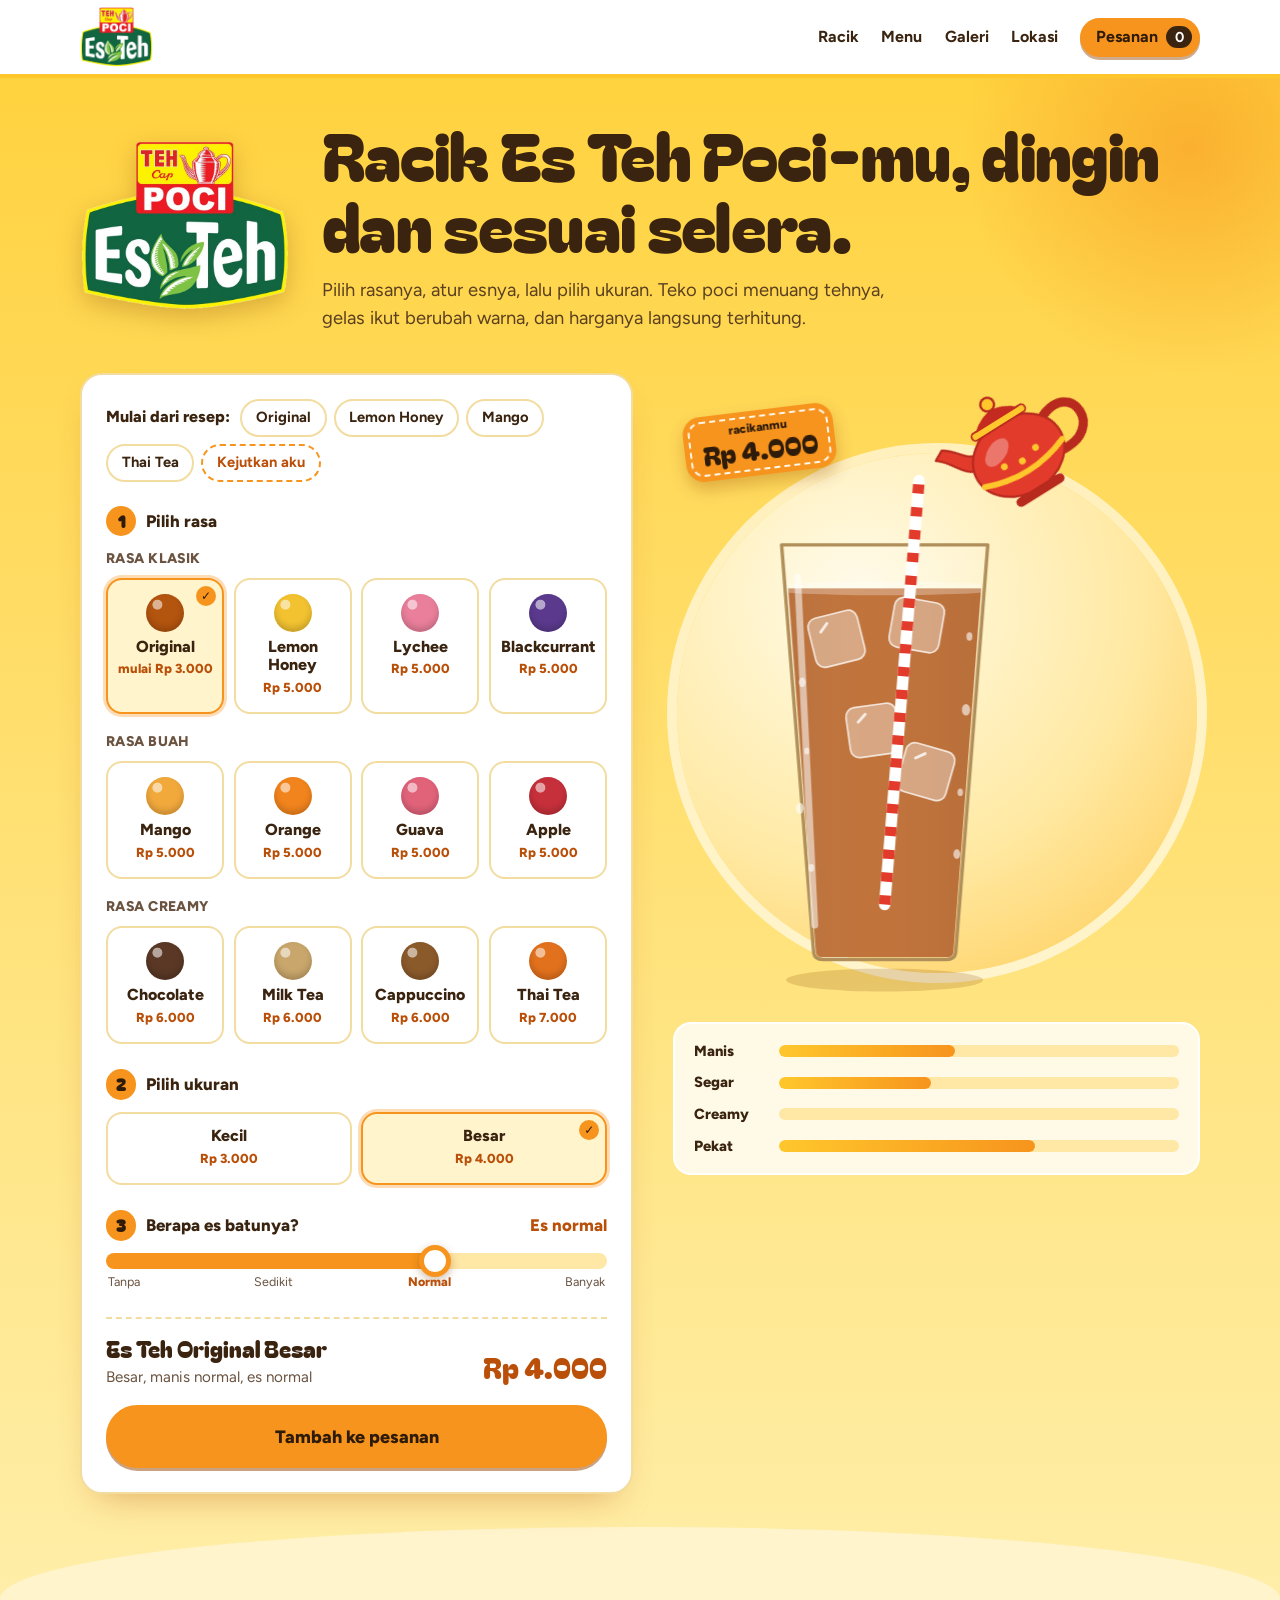
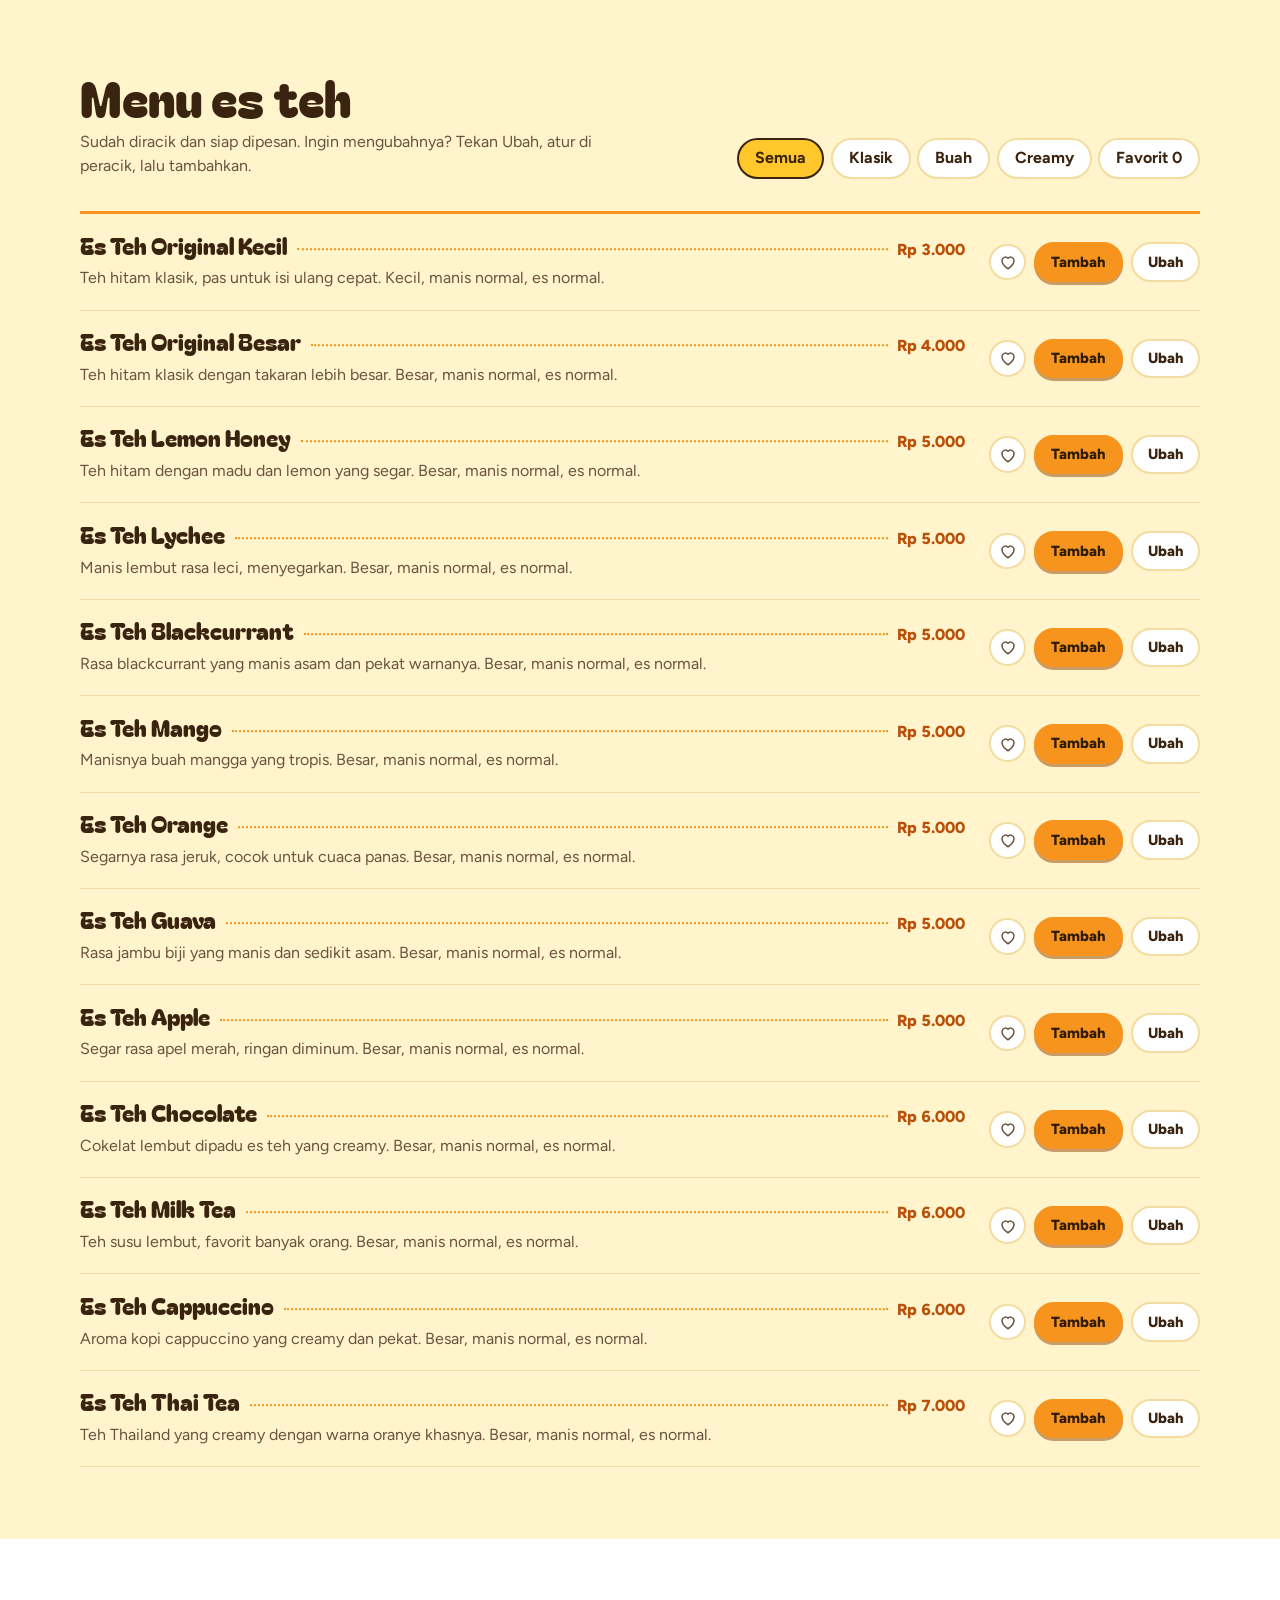
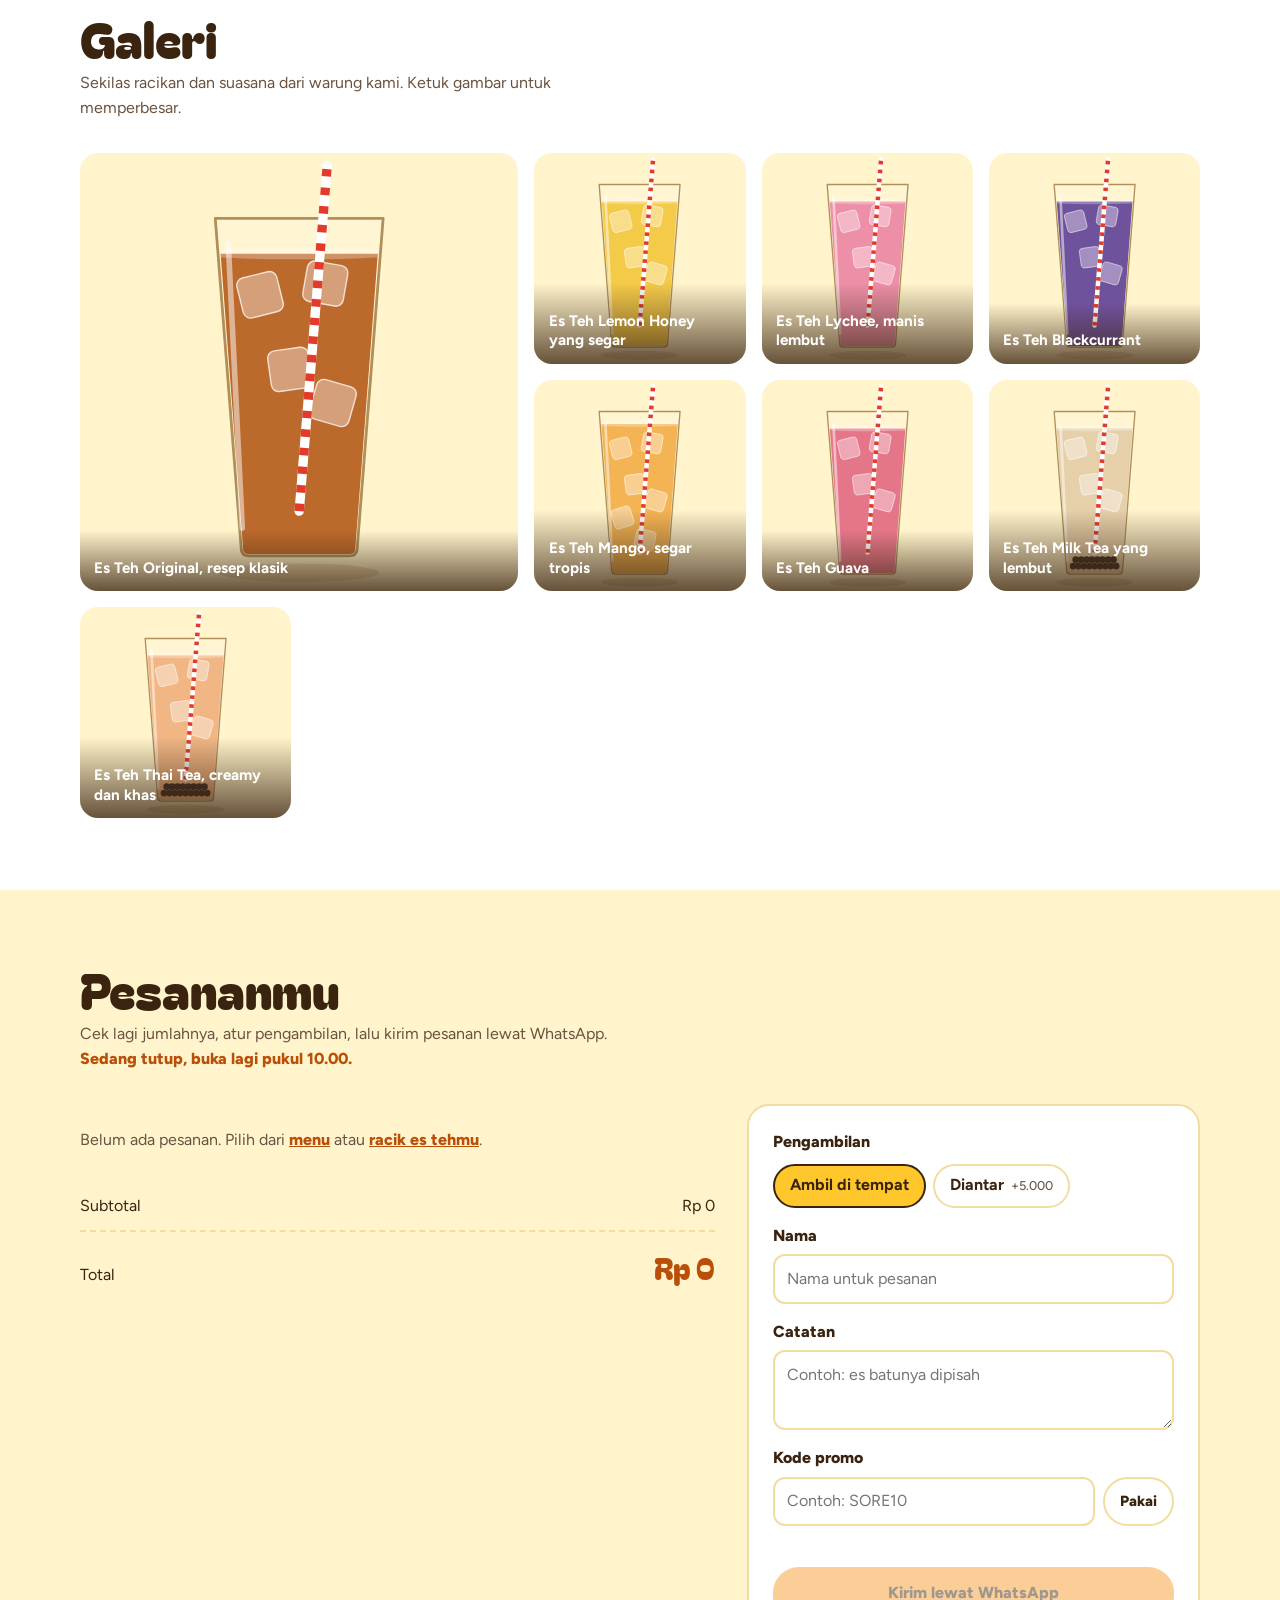
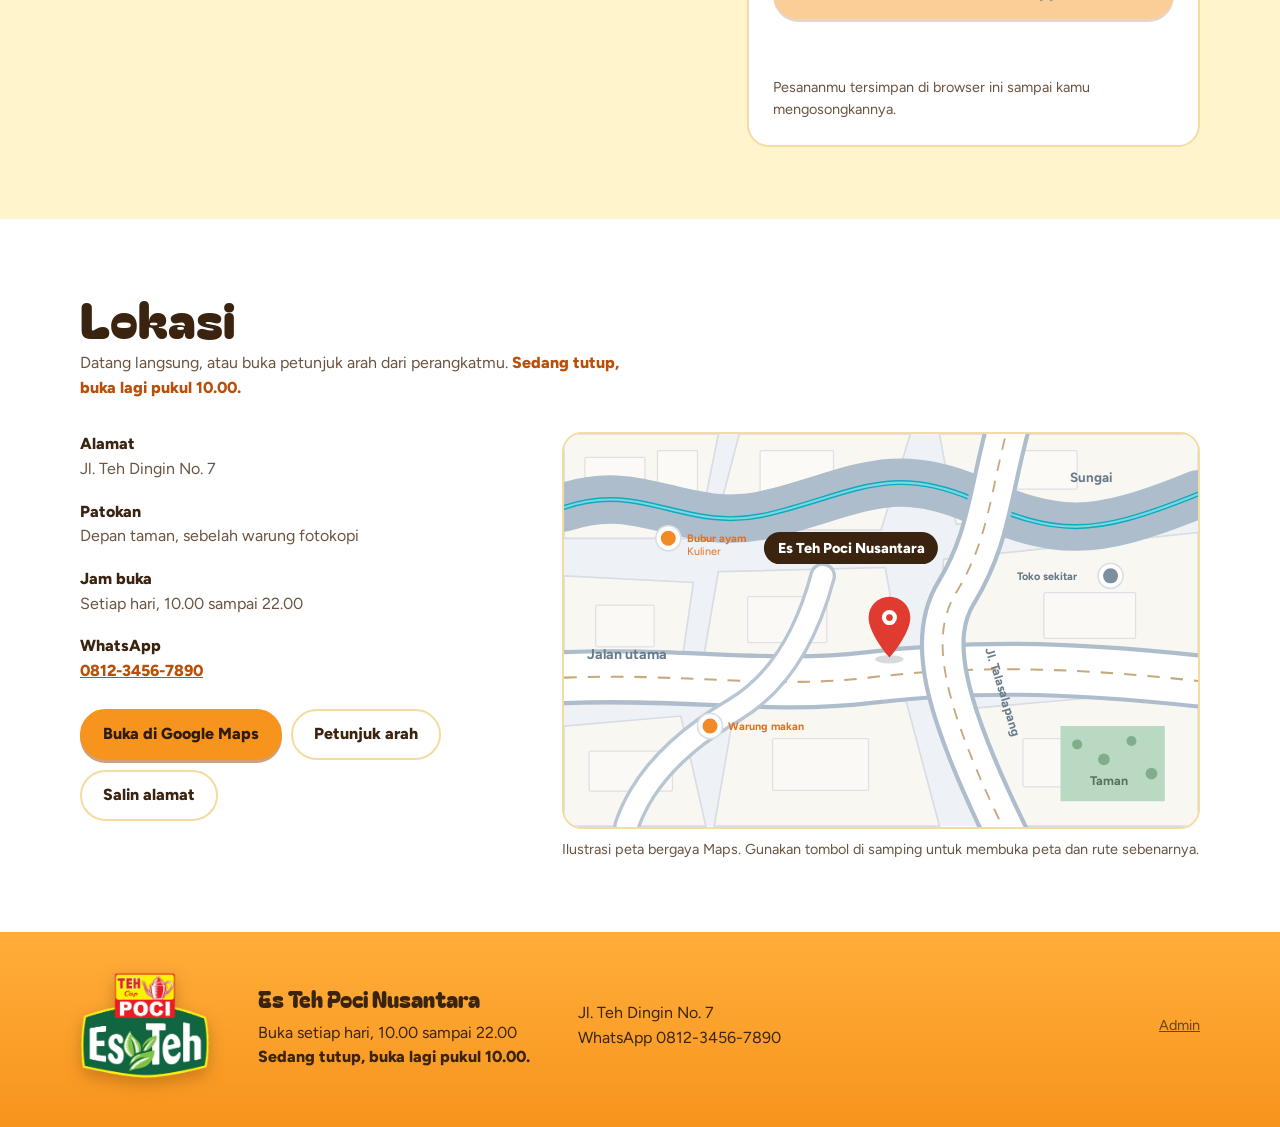
<file: index.html>
<!DOCTYPE html>
<html lang="id">
<head>
<meta charset="utf-8">
<meta name="viewport" content="width=device-width, initial-scale=1, viewport-fit=cover">
<meta name="color-scheme" content="light">
<meta name="theme-color" content="#FFC72C">
<title>Es Teh Poci Nusantara</title>
<link rel="icon" type="image/png" href="gambar/favicon.jpg">
<link rel="preconnect" href="https://fonts.googleapis.com">
<link rel="preconnect" href="https://fonts.gstatic.com" crossorigin>
<link href="https://fonts.googleapis.com/css2?family=Bagel+Fat+One&family=Figtree:wght@400;500;600;700;800&display=swap" rel="stylesheet">
<link rel="stylesheet" href="style.css">
<script src="jquery.min.js"></script>
<script src="jquery.js"></script>
</head>

<body>
<header class="site-header">
  <div class="wrap">
    <a class="brand" href="#atas">
      <img src="gambar/logo.jpg" width="600" height="490" alt="Logo Es Teh Poci, Teh Cap Poci">
      <span class="sr-only" data-shop-name>Es Teh Poci Nusantara</span>
    </a>
    <nav class="nav" aria-label="Navigasi utama">
      <a href="#racik">Racik</a>
      <a href="#menu">Menu</a>
      <a href="#galeri">Galeri</a>
      <a href="#lokasi">Lokasi</a>
      <a class="cart-link" href="#pesanan">Pesanan <span class="cart-count" id="cartCount">0</span></a>
    </nav>
  </div>
</header>

<main id="atas">
<!-- PERACIK -->
<section class="hero" id="racik">
  <div class="wrap">
    <div class="hero-head">
      <img class="hero-logo" src="gambar/logo.jpg" width="600" height="490" alt="">
      <div>
        <h1>Racik Es Teh <span class="nowrap">Poci-mu,</span> dingin dan sesuai selera.</h1>
        <p>Pilih rasanya, atur esnya, lalu pilih ukuran. Teko poci menuang tehnya, gelas ikut berubah warna, dan harganya langsung terhitung.</p>
      </div>
    </div>

    <div class="builder-grid">
      <div class="panel builder">
        <div class="presets" role="group" aria-label="Mulai dari resep siap pakai">
          <span class="presets-label">Mulai dari resep:</span>
          <button type="button" class="chip" data-flavor="original" data-size="besar">Original</button>
          <button type="button" class="chip" data-flavor="lemonhoney" data-size="besar">Lemon Honey</button>
          <button type="button" class="chip" data-flavor="mango" data-size="besar">Mango</button>
          <button type="button" class="chip" data-flavor="thaitea" data-size="besar">Thai Tea</button>
          <button type="button" class="chip chip-random" id="randomBtn">Kejutkan aku</button>
        </div>

        <!-- Langkah 1: rasa -->
        <div class="step" role="group" aria-labelledby="st1">
          <p class="step-title" id="st1"><span class="step-no">1</span>Pilih rasa</p>
          <div id="flavorGroups"><!-- diisi lewat script.js dari daftar FLAVORS, supaya kartu dan harga selalu cocok --></div>
        </div>

        <!-- Langkah 2: ukuran (hanya tampil untuk rasa yang punya dua ukuran, misalnya Original) -->
        <div class="step" id="sizeStep" role="group" aria-labelledby="st2">
          <p class="step-title" id="st2"><span class="step-no">2</span>Pilih ukuran</p>
          <div class="picks picks-2" id="sizePicks"></div>
        </div>

        <!-- Langkah 4: es batu -->
        <div class="step">
          <div class="step-title"><span class="step-no">3</span><label for="ice">Berapa es batunya?</label><output id="iceOut" for="ice"></output></div>
          <input class="range" type="range" id="ice" min="0" max="3" step="1" value="2">
          <div class="ticks" id="iceTicks" aria-hidden="true"><span>Tanpa</span><span>Sedikit</span><span>Normal</span><span>Banyak</span></div>
        </div>

        <div class="builder-foot" aria-live="polite">
          <div>
            <p class="sum-name" id="sumName"></p>
            <p class="sum-detail" id="sumDetail"></p>
          </div>
          <p class="sum-price" id="sumPrice"></p>
        </div>
        <button class="btn wide big" id="addBuilder" type="button">Tambah ke pesanan</button>
      </div>

      <div class="stage-col">
        <div class="stage" id="stage" data-size="reguler">
          <div class="price-sticker" id="priceSticker" aria-hidden="true"><small>racikanmu</small><b id="stickerPrice"></b></div>
          <svg viewBox="25 -80 360 550" role="img" aria-label="Gelas es teh dan teko poci yang berubah sesuai pilihanmu">
            <defs>
              <clipPath id="glassClip"><path d="M73 72 L247 72 L220 426 Q219 430 214 430 L106 430 Q101 430 100 426 Z"/></clipPath>
              <linearGradient id="shade" x1="0" x2="1" y1="0" y2="0">
                <stop offset="0" stop-color="#000" stop-opacity=".2"/>
                <stop offset=".45" stop-color="#fff" stop-opacity=".05"/>
                <stop offset="1" stop-color="#000" stop-opacity=".14"/>
              </linearGradient>
            </defs>

            <!-- aliran teh dari teko (di belakang gelas, jadi tertutup teh saat masuk) -->
            <path class="stream" id="stream" pathLength="100" d="M208 -2 C208 40 211 130 213 230"/>

            <g id="cupGroup">
              <ellipse class="cup-shadow" cx="160" cy="450" rx="86" ry="10"/>
              <g id="cupWobble">
                <g clip-path="url(#glassClip)">
                  <g class="fill-in">
                    <g id="level">
                      <rect id="tea" x="0" y="98" width="320" height="380" fill="#B3540F"/>
                      <rect id="milk" x="0" y="98" width="320" height="380" opacity="0"/>
                      <rect x="0" y="98" width="320" height="380" fill="url(#shade)"/>
                      <ellipse cx="160" cy="98" rx="110" ry="6" fill="#fff" fill-opacity=".28"/>
                    </g>
                  </g>
                  <g id="bubbles">
                    <circle class="bubble" cx="118" cy="420" r="3" style="--d:-0.5s;--t:5s"/>
                    <circle class="bubble" cx="140" cy="420" r="2.2" style="--d:-2.4s;--t:6s"/>
                    <circle class="bubble" cx="166" cy="420" r="3.4" style="--d:-1.2s;--t:4.6s"/>
                    <circle class="bubble" cx="188" cy="420" r="2.4" style="--d:-3.6s;--t:5.4s"/>
                    <circle class="bubble" cx="206" cy="420" r="3" style="--d:-0.2s;--t:6.2s"/>
                    <circle class="bubble" cx="152" cy="420" r="2" style="--d:-4.4s;--t:4.8s"/>
                    <circle class="bubble" cx="196" cy="420" r="2.6" style="--d:-2.9s;--t:5.8s"/>
                  </g>
                  <g id="boba" class="opt off"></g>
                  <g id="ices"></g>
                </g>

                <path class="glass-body" d="M70 70 L250 70 L222 426 Q221 432 214 432 L106 432 Q99 432 98 426 Z"/>
                <path d="M84 98 L99 402" stroke="#fff" stroke-opacity=".55" stroke-width="6" stroke-linecap="round" fill="none"/>
                <g id="drops"></g>

                <!-- sedotan -->
                <line x1="160" y1="384" x2="190" y2="14" stroke="#fff" stroke-width="10" stroke-linecap="round"/>
                <line x1="160" y1="384" x2="190" y2="14" stroke="#E23B2B" stroke-width="10" stroke-dasharray="8 12"/>

                <!-- lemon -->
                <g transform="translate(240 80) rotate(-18)">
                  <g id="lemon" class="opt off">
                    <circle r="31" fill="#EFB812"/>
                    <circle r="27" fill="#FFF3B8"/>
                    <circle r="23" fill="#F7D34C"/>
                    <g stroke="#FFF3B8" stroke-width="2.5" stroke-linecap="round">
                      <path d="M0 0V-23M0 0L16 -16M0 0H23M0 0L16 16M0 0V23M0 0L-16 16M0 0H-23M0 0L-16 -16"/>
                    </g>
                  </g>
                </g>

                <!-- mint -->
                <g transform="translate(98 66)">
                  <g id="mint" class="opt off">
                    <g fill="#3A9A5B" stroke="#25703F" stroke-width="1.5">
                      <ellipse cx="-10" cy="-14" rx="10" ry="19" transform="rotate(-38 -10 -14)"/>
                      <ellipse cx="6" cy="-20" rx="10" ry="19" transform="rotate(8 6 -20)"/>
                      <ellipse cx="20" cy="-8" rx="9" ry="17" transform="rotate(48 20 -8)"/>
                    </g>
                  </g>
                </g>
              </g>
            </g>

            <!-- teko poci -->
            <g transform="translate(276 -10)">
              <g class="pot" id="pot">
                <rect x="-80" y="-62" width="160" height="124" fill="none"/>
                <path d="M36 -16 C74 -32 78 24 34 18" fill="none" stroke="#B82A1E" stroke-width="8" stroke-linecap="round"/>
                <path d="M-34 -4 C-50 -6 -52 -24 -64 -32 L-55 -37 C-43 -30 -40 -16 -30 -18 Z" fill="#E23B2B" stroke="#B82A1E" stroke-width="2" stroke-linejoin="round"/>
                <ellipse cx="0" cy="2" rx="42" ry="34" fill="#E23B2B" stroke="#B82A1E" stroke-width="2"/>
                <ellipse cx="-15" cy="-10" rx="14" ry="8" fill="#fff" fill-opacity=".3" transform="rotate(-25 -15 -10)"/>
                <path d="M-40 10 Q0 26 40 10" fill="none" stroke="#FFC72C" stroke-width="5" stroke-linecap="round"/>
                <g fill="#FFC72C"><circle cx="-16" cy="4" r="3"/><circle cx="0" cy="8" r="3"/><circle cx="16" cy="4" r="3"/></g>
                <rect x="-27" y="-35" width="54" height="7" rx="3.5" fill="#FFC72C" stroke="#B82A1E" stroke-width="1.5"/>
                <path d="M-22 -34 Q0 -54 22 -34 Z" fill="#C42A1F"/>
                <circle cx="0" cy="-50" r="6" fill="#FFC72C" stroke="#B82A1E" stroke-width="2"/>
                <rect x="-24" y="34" width="48" height="8" rx="4" fill="#B82A1E"/>
              </g>
            </g>
          </svg>
        </div>

        <div class="meters" role="group" aria-label="Rasa racikanmu">
          <div class="meter"><span class="meter-name">Manis</span><span class="bar" role="meter" aria-label="Manis" aria-valuemin="0" aria-valuemax="100" data-meter="manis"></span></div>
          <div class="meter"><span class="meter-name">Segar</span><span class="bar" role="meter" aria-label="Segar" aria-valuemin="0" aria-valuemax="100" data-meter="segar"></span></div>
          <div class="meter"><span class="meter-name">Creamy</span><span class="bar" role="meter" aria-label="Creamy" aria-valuemin="0" aria-valuemax="100" data-meter="creamy"></span></div>
          <div class="meter"><span class="meter-name">Pekat</span><span class="bar" role="meter" aria-label="Pekat" aria-valuemin="0" aria-valuemax="100" data-meter="pekat"></span></div>
        </div>
      </div>
    </div>
  </div>
</section>

<!-- MENU -->
<section class="section band" id="menu">
  <div class="wrap">
    <div class="section-head">
      <div>
        <h2>Menu es teh</h2>
        <p>Sudah diracik dan siap dipesan. Ingin mengubahnya? Tekan Ubah, atur di peracik, lalu tambahkan.</p>
      </div>
      <div class="filters" role="group" aria-label="Filter menu">
        <button type="button" data-filter="semua" aria-pressed="true">Semua</button>
        <button type="button" data-filter="klasik" aria-pressed="false">Klasik</button>
        <button type="button" data-filter="buah" aria-pressed="false">Buah</button>
        <button type="button" data-filter="creamy" aria-pressed="false">Creamy</button>
        <button type="button" data-filter="favorit" aria-pressed="false">Favorit <span id="favCount">0</span></button>
      </div>
    </div>
    <ul class="menu-list" id="menuList"></ul>
    <p class="empty" id="menuEmpty" hidden>Belum ada favorit. Tekan ikon hati di menu untuk menyimpannya.</p>
  </div>
</section>

<!-- GALERI -->
<section class="section" id="galeri">
  <div class="wrap">
    <div class="section-head">
      <div>
        <h2>Galeri</h2>
        <p>Sekilas racikan dan suasana dari warung kami. Ketuk gambar untuk memperbesar.</p>
      </div>
    </div>
    <div class="gallery" id="gallery"></div>
    <p class="empty" id="galleryEmpty" hidden>Belum ada foto.</p>
  </div>
</section>

<!-- PESANAN -->
<section class="section band" id="pesanan">
  <div class="wrap">
    <div class="section-head">
      <div>
        <h2>Pesananmu</h2>
        <p>Cek lagi jumlahnya, atur pengambilan, lalu kirim pesanan lewat WhatsApp. <span class="status" data-status></span></p>
      </div>
    </div>
    <div class="order">
      <div>
        <ul class="cart-list" id="cartList"></ul>
        <div class="empty" id="cartEmpty">Belum ada pesanan. Pilih dari <a href="#menu">menu</a> atau <a href="#racik">racik es tehmu</a>.</div>
        <div class="totals" aria-live="polite">
          <div><span>Subtotal</span><span id="subTotal">Rp 0</span></div>
          <div class="disc" id="discRow" hidden><span id="discLabel">Diskon</span><span id="discAmt"></span></div>
          <div id="feeRow" hidden><span>Ongkos antar</span><span id="feeAmt"></span></div>
          <div class="grand"><span>Total</span><strong id="cartTotal">Rp 0</strong></div>
        </div>
        <button class="btn ghost small clear-btn" id="clearCart" type="button" hidden>Kosongkan pesanan</button>
      </div>

      <div class="panel checkout">
        <fieldset class="seg">
          <legend>Pengambilan</legend>
          <div class="seg-opts">
            <label><input type="radio" name="method" value="ambil" checked><span>Ambil di tempat</span></label>
            <label><input type="radio" name="method" value="antar"><span>Diantar <small id="feeHint"></small></span></label>
          </div>
        </fieldset>
        <label>Nama
          <input type="text" id="custName" autocomplete="name" placeholder="Nama untuk pesanan">
        </label>
        <label id="addrLabel" hidden>Alamat pengantaran
          <textarea id="custAddr" autocomplete="street-address" placeholder="Jalan, nomor, patokan"></textarea>
        </label>
        <label>Catatan
          <textarea id="custNote" placeholder="Contoh: es batunya dipisah"></textarea>
        </label>
        <div>
          <label for="promoInput">Kode promo</label>
          <div class="promo">
            <input type="text" id="promoInput" placeholder="Contoh: SORE10" autocomplete="off" autocapitalize="characters">
            <button type="button" class="btn ghost small" id="promoBtn">Pakai</button>
          </div>
          <p class="msg" id="promoMsg"></p>
        </div>
        <a class="btn wide" id="waLink" href="#pesanan" target="_blank" rel="noopener" aria-disabled="true">Kirim lewat WhatsApp</a>
        <p class="msg" id="orderMsg"></p>
        <p class="hint">Pesananmu tersimpan di browser ini sampai kamu mengosongkannya.</p>
      </div>
    </div>
  </div>
</section>

<!-- LOKASI -->
<section class="section" id="lokasi">
  <div class="wrap">
    <div class="section-head">
      <div>
        <h2>Lokasi</h2>
        <p>Datang langsung, atau buka petunjuk arah dari perangkatmu. <span class="status" data-status></span></p>
      </div>
    </div>
    <div class="loc">
      <div>
        <dl>
          <div><dt>Alamat</dt><dd id="locAddr"></dd></div>
          <div id="locLandmarkRow"><dt>Patokan</dt><dd id="locLandmark"></dd></div>
          <div><dt>Jam buka</dt><dd id="locHours"></dd></div>
          <div><dt>WhatsApp</dt><dd><a id="locWa" href="#lokasi" target="_blank" rel="noopener"></a></dd></div>
        </dl>
        <div class="loc-actions">
          <a class="btn" id="mapLink" href="#lokasi" target="_blank" rel="noopener">Buka di Google Maps</a>
          <a class="btn ghost" id="dirLink" href="#lokasi" target="_blank" rel="noopener">Petunjuk arah</a>
          <button class="btn ghost" id="copyAddr" type="button">Salin alamat</button>
        </div>
      </div>
      <div>
        <div class="map">
          <svg viewBox="0 0 760 470" role="img" aria-label="Peta ilustrasi bergaya Google Maps dengan jalan, sungai, tempat sekitar, dan penanda lokasi toko">
  <rect width="760" height="470" fill="#eef1f5"/>

  <!-- Blok bangunan / lahan -->
  <g fill="#f8f7f2" stroke="#d9dce2" stroke-width="2">
    <path d="M0 0H185L160 125H0Z"/>
    <path d="M210 0H415L380 115H180Z"/>
    <path d="M450 0H760V92L470 108Z"/>
    <path d="M0 170L155 178L135 315H0Z"/>
    <path d="M185 165L385 160L410 300L160 310Z"/>
    <path d="M455 150L760 118V285L445 300Z"/>
    <path d="M0 350L140 338L170 470H0Z"/>
    <path d="M205 325L410 320L450 470H180Z"/>
    <path d="M475 330L760 305V470H500Z"/>
  </g>

  <!-- Detail bangunan kecil -->
  <g fill="#fbfaf6" stroke="#dedfe3" stroke-width="1.5" opacity=".95">
    <rect x="25" y="28" width="72" height="48" rx="2"/>
    <rect x="112" y="20" width="48" height="72" rx="2"/>
    <rect x="235" y="20" width="88" height="52" rx="2"/>
    <rect x="520" y="20" width="95" height="46" rx="2"/>
    <rect x="575" y="190" width="110" height="55" rx="2"/>
    <rect x="38" y="205" width="70" height="50" rx="2"/>
    <rect x="220" y="195" width="95" height="55" rx="2"/>
    <rect x="30" y="380" width="100" height="48" rx="2"/>
    <rect x="250" y="365" width="115" height="62" rx="2"/>
    <rect x="550" y="365" width="120" height="58" rx="2"/>
  </g>

  <!-- Sungai -->
  <path d="M0 88 C95 55 145 120 245 96 S390 35 490 78 S630 125 760 72"
        fill="none" stroke="#aebdcc" stroke-width="58" stroke-linecap="round"/>
  <path d="M0 88 C95 55 145 120 245 96 S390 35 490 78 S630 125 760 72"
        fill="none" stroke="#11a9bd" stroke-width="6" stroke-linecap="round"/>
  <path d="M0 88 C95 55 145 120 245 96 S390 35 490 78 S630 125 760 72"
        fill="none" stroke="#79d8e2" stroke-width="2.5" stroke-linecap="round"/>

  <!-- Jalan utama horizontal -->
  <path d="M0 292 C145 286 250 306 365 292 S595 278 760 296"
        fill="none" stroke="#aebdcc" stroke-width="66" stroke-linecap="round"/>
  <path d="M0 292 C145 286 250 306 365 292 S595 278 760 296"
        fill="none" stroke="#ffffff" stroke-width="56" stroke-linecap="round"/>
  <path d="M0 292 C145 286 250 306 365 292 S595 278 760 296"
        fill="none" stroke="#c6a97d" stroke-width="2.5" stroke-dasharray="15 13"/>

  <!-- Jalan diagonal -->
  <path d="M535 -20 C510 70 510 125 470 190 C438 242 450 318 535 490"
        fill="none" stroke="#aebdcc" stroke-width="55" stroke-linecap="round"/>
  <path d="M535 -20 C510 70 510 125 470 190 C438 242 450 318 535 490"
        fill="none" stroke="#ffffff" stroke-width="45" stroke-linecap="round"/>
  <path d="M535 -20 C510 70 510 125 470 190 C438 242 450 318 535 490"
        fill="none" stroke="#c6a97d" stroke-width="2.2" stroke-dasharray="14 12"/>

  <!-- Jalan kecil -->
  <path d="M75 470 C95 410 145 365 205 330 C255 300 290 245 310 170"
        fill="none" stroke="#b8c5d2" stroke-width="32" stroke-linecap="round"/>
  <path d="M75 470 C95 410 145 365 205 330 C255 300 290 245 310 170"
        fill="none" stroke="#fff" stroke-width="24" stroke-linecap="round"/>

  <!-- Label jalan dan sungai -->
  <g font-family="Figtree, Arial, sans-serif" fill="#687b8a">
    <text x="28" y="270" font-size="17" font-weight="700">Jalan utama</text>
    <text x="606" y="58" font-size="16" font-weight="700">Sungai</text>
    <text x="505" y="258" font-size="15" font-weight="700" transform="rotate(73 505 258)">Jl. Talasalapang</text>
  </g>

  <!-- Taman -->
  <path d="M595 350h125v90H595z" rx="8" fill="#b9d9c2"/>
  <g fill="#6f9f78" opacity=".75">
    <circle cx="615" cy="372" r="6"/><circle cx="647" cy="390" r="7"/>
    <circle cx="680" cy="368" r="6"/><circle cx="704" cy="407" r="7"/>
  </g>
  <text x="630" y="421" font-family="Figtree, Arial, sans-serif" font-size="15" fill="#55745d" font-weight="700">Taman</text>

  <!-- POI makanan sekitar -->
  <g font-family="Figtree, Arial, sans-serif" font-size="13">
    <g transform="translate(125 125)">
      <circle r="15" fill="#fff" stroke="#d9dfe5" stroke-width="2"/>
      <circle r="9" fill="#f28b25"/>
      <text x="22" y="5" fill="#e66f1c" font-weight="700">Bubur ayam</text>
      <text x="22" y="20" fill="#e66f1c">Kuliner</text>
    </g>
    <g transform="translate(655 170)">
      <circle r="15" fill="#fff" stroke="#d9dfe5" stroke-width="2"/>
      <circle r="9" fill="#7d8f9c"/>
      <text x="-112" y="5" fill="#667784" font-weight="700">Toko sekitar</text>
    </g>
    <g transform="translate(175 350)">
      <circle r="15" fill="#fff" stroke="#d9dfe5" stroke-width="2"/>
      <circle r="9" fill="#f28b25"/>
      <text x="22" y="5" fill="#e66f1c" font-weight="700">Warung makan</text>
    </g>
  </g>

  <!-- Pin lokasi toko -->
  <ellipse cx="390" cy="270" rx="17" ry="5" fill="#4f5b65" opacity=".22"/>
  <path d="M390 268 C390 268 365 240 365 220 A25 25 0 0 1 415 220 C415 240 390 268 390 268Z"
        fill="#df3b30"/>
  <circle cx="390" cy="220" r="9" fill="#fff"/>
  <circle cx="390" cy="220" r="4" fill="#df3b30"/>
</svg>
          <div class="map-label" data-shop-name>Es Teh Poci Nusantara</div>
        </div>
        <p class="map-note">Ilustrasi peta bergaya Maps. Gunakan tombol di samping untuk membuka peta dan rute sebenarnya.</p>
      </div>
    </div>
  </div>
</section>
</main>

<!-- HALAMAN ADMIN (buka lewat alamat #admin) -->
<div id="adminView" class="admin">
  <div class="wrap">
    <div id="adminGate" class="panel gate">
      <h1>Masuk admin</h1>
      <label class="lbl">PIN
        <input class="ctl" type="password" id="pinInput" inputmode="numeric" autocomplete="off" maxlength="8">
      </label>
      <button class="btn" id="pinBtn" type="button">Masuk</button>
      <p class="msg" id="pinMsg"></p>
      <p class="hint" id="pinHint">PIN awal adalah 1234. Ganti setelah masuk, di tab Data.</p>
    </div>

    <div id="adminApp" hidden>
      <div class="admin-head">
        <h1>Admin</h1>
        <div class="admin-actions">
          <a class="btn ghost small" href="#racik">Lihat situs</a>
          <button class="btn ghost small" id="logoutBtn" type="button">Keluar</button>
        </div>
      </div>

      <div class="tabs" role="tablist" aria-label="Bagian admin">
        <button type="button" role="tab" id="tabbtn-toko" aria-controls="tab-toko" data-tab="toko">Toko</button>
        <button type="button" role="tab" id="tabbtn-menu" aria-controls="tab-menu" data-tab="menu">Menu dan harga</button>
        <button type="button" role="tab" id="tabbtn-promo" aria-controls="tab-promo" data-tab="promo">Promo</button>
        <button type="button" role="tab" id="tabbtn-galeri" aria-controls="tab-galeri" data-tab="galeri">Galeri</button>
        <button type="button" role="tab" id="tabbtn-data" aria-controls="tab-data" data-tab="data">Data</button>
      </div>

      <div class="panel admin-panel">
        <!-- TOKO -->
        <section role="tabpanel" id="tab-toko" aria-labelledby="tabbtn-toko" hidden>
          <div class="form-grid">
            <label class="lbl">Nama toko<input class="ctl" id="fName" type="text" maxlength="40"></label>
            <label class="lbl">Nomor WhatsApp<input class="ctl" id="fWa" type="tel" inputmode="tel" placeholder="0812xxxxxxxx"></label>
            <label class="lbl wide">Alamat<input class="ctl" id="fAddr" type="text" maxlength="120"></label>
            <label class="lbl wide">Patokan (boleh kosong)<input class="ctl" id="fLandmark" type="text" maxlength="120"></label>
            <label class="lbl">Jam buka (0 sampai 23)<input class="ctl" id="fOpen" type="number" min="0" max="23"></label>
            <label class="lbl">Jam tutup (1 sampai 24)<input class="ctl" id="fClose" type="number" min="1" max="24"></label>
            <label class="lbl">Ongkos antar (Rp)<input class="ctl" id="fFee" type="number" min="0" step="500"></label>
          </div>
          <div class="save-row"><button class="btn" id="saveShop" type="button">Simpan</button><p class="msg" id="msgShop"></p></div>
        </section>

        <!-- MENU DAN HARGA -->
        <section role="tabpanel" id="tab-menu" aria-labelledby="tabbtn-menu" hidden>
          <h2 class="adm-h">Harga per rasa</h2>
          <p class="hint">Satu kolom untuk setiap baris menu. Harga antara Rp 500 dan Rp 200.000.</p>
          <div class="form-grid" id="priceGrid"><!-- diisi lewat script.js, satu kolom untuk setiap baris di MENU --></div>
          <h2 class="adm-h">Ketersediaan menu</h2>
          <p class="hint">Hilangkan centang untuk menandai menu yang sedang habis.</p>
          <ul class="avail-list" id="availList"></ul>
          <div class="save-row"><button class="btn" id="saveMenu" type="button">Simpan</button><p class="msg" id="msgMenu"></p></div>
        </section>

        <!-- PROMO -->
        <section role="tabpanel" id="tab-promo" aria-labelledby="tabbtn-promo" hidden>
          <p class="hint">Kode dibuat dari 3 sampai 16 huruf atau angka, tanpa spasi.</p>
          <div id="promoRows" class="promo-rows"></div>
          <div class="save-row">
            <button class="btn ghost" id="addPromoRow" type="button">Tambah kode</button>
            <button class="btn" id="savePromo" type="button">Simpan</button>
            <p class="msg" id="msgPromo"></p>
          </div>
        </section>

        <!-- GALERI -->
        <section role="tabpanel" id="tab-galeri" aria-labelledby="tabbtn-galeri" hidden>
          <p class="hint">Foto dikecilkan otomatis (maksimal 900 px) agar muat di penyimpanan browser. Semua perubahan langsung tersimpan.</p>
          <div class="upload-row">
            <input type="file" id="fileInput" class="sr-only" accept="image/*" multiple>
            <label for="fileInput" class="btn">Tambah foto</label>
            <p class="msg" id="msgGallery"></p>
          </div>
          <ul class="g-list" id="adminGallery"></ul>
          <p class="hint" id="storageInfo"></p>
        </section>

        <!-- DATA -->
        <section role="tabpanel" id="tab-data" aria-labelledby="tabbtn-data" hidden>
          <h2 class="adm-h">Ekspor</h2>
          <p class="hint">Salin teks ini sebagai cadangan atau untuk dipindahkan ke browser lain.</p>
          <label class="check"><input type="checkbox" id="exportPhotos"> Sertakan foto yang kamu unggah (teks jadi sangat panjang)</label>
          <textarea class="ctl mono" id="exportBox" rows="7" readonly aria-label="Data toko dalam format JSON"></textarea>
          <div class="save-row"><button class="btn ghost" id="copyExport" type="button">Salin teks</button><p class="msg" id="msgExport"></p></div>

          <h2 class="adm-h">Impor</h2>
          <p class="hint">Tempel data hasil ekspor. Data yang ada sekarang akan diganti.</p>
          <textarea class="ctl mono" id="importBox" rows="5" aria-label="Tempel data JSON di sini"></textarea>
          <div class="save-row"><button class="btn ghost" id="doImport" type="button">Terapkan data</button><p class="msg" id="msgImport"></p></div>

          <h2 class="adm-h">Ubah PIN</h2>
          <div class="form-grid">
            <label class="lbl">PIN baru (4 sampai 8 angka)<input class="ctl" id="newPin" type="password" inputmode="numeric" maxlength="8" autocomplete="new-password"></label>
            <label class="lbl">Ulangi PIN baru<input class="ctl" id="newPin2" type="password" inputmode="numeric" maxlength="8" autocomplete="new-password"></label>
          </div>
          <div class="save-row"><button class="btn ghost" id="savePin" type="button">Simpan PIN</button><p class="msg" id="msgPin"></p></div>

          <h2 class="adm-h">Kembalikan ke pengaturan awal</h2>
          <p class="hint">Menghapus perubahan toko, harga, promo, dan foto yang tersimpan di browser ini.</p>
          <div class="save-row"><button class="btn ghost" id="resetAll" type="button">Kembalikan pengaturan awal</button><p class="msg" id="msgReset"></p></div>
        </section>
      </div>
      <p class="hint admin-note">Data admin tersimpan di browser ini saja. Pengunjung di perangkat lain tetap melihat pengaturan awal dari kode.</p>
    </div>
  </div>
</div>

<footer class="site-footer">
  <div class="wrap">
    <img class="footer-logo" src="gambar/logo.jpg" width="600" height="490" alt="Logo Es Teh Poci">
    <div><strong data-shop-name>Es Teh Poci Nusantara</strong><span id="ftHours"></span><br><span class="status" data-status></span></div>
    <div><span id="ftAddr"></span><br>WhatsApp <span id="ftWa"></span></div>
    <div class="footer-end"><a class="admin-link" href="#admin">Admin</a></div>
  </div>
</footer>

<dialog id="lightbox" class="lightbox" aria-label="Foto galeri">
  <div class="lb-media" id="lbMedia"></div>
  <div class="lb-bar">
    <button type="button" class="lb-btn" id="lbPrev" aria-label="Foto sebelumnya">&#8249;</button>
    <p class="lb-cap" id="lbCap"></p>
    <button type="button" class="lb-btn" id="lbNext" aria-label="Foto berikutnya">&#8250;</button>
    <button type="button" class="lb-btn" id="lbClose" aria-label="Tutup foto">&#215;</button>
  </div>
</dialog>

<div class="toast-wrap"><div class="toast" id="toast" role="status"></div></div>

<script src="script.js"></script>
</body>
</html>
</file>
<file: style.css>
/* ---------- Warna dan dasar ---------- */
:root {
  --bg: #FFFFFF;          /* putih */
  --bg-2: #FFF4CC;       /* kuning lembut untuk latar bagian */
  --panel: #FFFFFF;
  --ink: #3A2410;        /* cokelat teh untuk teks */
  --muted: #6A5340;
  --line: #F2DCA0;       /* garis kuning */
  --yellow: #FFC72C;
  --orange: #F7941D;
  --accent: #B94F08;     /* oranye tua untuk teks dan harga */
  --btn-bg: #F7941D;
  --btn-ink: #2E1B09;
  --glass: #B08F5A;
  --err: #B3261E;
  --focus: #3A2410;

  box-sizing: border-box;
  padding-top: env(safe-area-inset-top, 0px);
  padding-bottom: env(safe-area-inset-bottom, 0px);
}

*, *::before, *::after { box-sizing: border-box; }
html { scroll-padding-top: calc(env(safe-area-inset-top, 0px) + 84px); }
@media (prefers-reduced-motion: no-preference) { html { scroll-behavior: smooth; } }
body {
  margin: 0;
  background: var(--bg);
  color: var(--ink);
  font-family: "Figtree", system-ui, -apple-system, "Segoe UI", sans-serif;
  line-height: 1.55;
  -webkit-font-smoothing: antialiased;
}
h1, h2, h3 { font-family: "Bagel Fat One", "Figtree", system-ui, sans-serif; font-weight: 400; margin: 0; line-height: 1.05; }
p { margin: 0; }
button { font: inherit; color: inherit; cursor: pointer; }
:focus-visible { outline: 3px solid var(--focus); outline-offset: 3px; }
[hidden] { display: none !important; }
.wrap { width: min(1120px, 100% - 2.5rem); margin-inline: auto; }
.sr-only { position: absolute; width: 1px; height: 1px; padding: 0; margin: -1px; overflow: hidden; clip: rect(0, 0, 0, 0); white-space: nowrap; border: 0; }
.hint { color: var(--muted); font-size: .9rem; }
.nowrap { white-space: nowrap; }

/* ---------- Header ---------- */
.site-header {
  position: sticky; top: env(safe-area-inset-top, 0px); z-index: 20;
  background: #fff; border-bottom: 4px solid var(--yellow);
}
.site-header .wrap { display: flex; align-items: center; gap: 1.25rem; padding-block: .45rem; }
.brand { display: flex; align-items: center; }
.brand img { display: block; height: 60px; width: auto; }
.nav { margin-left: auto; display: flex; align-items: center; gap: 1.4rem; }
.nav a { color: var(--ink); text-decoration: none; font-weight: 700; }
.nav a:hover { text-decoration: underline; text-decoration-color: var(--orange); text-decoration-thickness: 3px; text-underline-offset: 6px; }
.nav .cart-link {
  display: inline-flex; align-items: center; gap: .5rem;
  background: var(--orange); color: var(--btn-ink); padding: .45rem .5rem .45rem 1rem; border-radius: 999px;
  box-shadow: 0 3px 0 rgba(150, 70, 0, .45);
}
.nav .cart-link:hover { text-decoration: none; background: #FFA53A; }
.cart-count { background: var(--ink); color: #fff; border-radius: 999px; min-width: 1.6rem; padding: 0 .45rem; text-align: center; font-weight: 700; font-size: .9rem; }
@media (max-width: 900px) { .nav a:not(.cart-link) { display: none; } }

/* ---------- Tombol ---------- */
.btn {
  display: inline-flex; align-items: center; justify-content: center; gap: .4rem;
  border: 2px solid var(--btn-bg); background: var(--btn-bg); color: var(--btn-ink);
  font-weight: 800; padding: .7rem 1.3rem; border-radius: 999px; text-decoration: none;
  box-shadow: 0 3px 0 rgba(150, 70, 0, .5);
  transition: transform .12s, box-shadow .12s, background .15s;
}
.btn:hover { background: #FFA53A; border-color: #FFA53A; }
.btn:active { transform: translateY(2px); box-shadow: 0 1px 0 rgba(150, 70, 0, .5); }
.btn.ghost { background: #fff; color: var(--ink); border-color: var(--line); box-shadow: none; }
.btn.ghost:hover { background: var(--bg-2); border-color: var(--orange); }
.btn.small { padding: .4rem .95rem; font-size: .92rem; }
.btn.big { padding: .95rem 1.4rem; font-size: 1.12rem; }
.btn.wide { width: 100%; }
.btn[aria-disabled="true"] { opacity: .45; pointer-events: none; }
.btn:disabled { opacity: .45; cursor: not-allowed; box-shadow: none; }

/* ---------- Racik (bagian utama) ---------- */
.hero {
  position: relative; overflow-x: clip;
  padding-block: 2.5rem 6.5rem;
  background: linear-gradient(180deg, #FFD23F 0%, #FFE27A 55%, #FFEEA8 100%);
}
.hero::before {
  content: ""; position: absolute; right: -140px; top: -160px; width: 460px; height: 460px; border-radius: 50%;
  background: radial-gradient(circle, rgba(247, 148, 29, .55), rgba(247, 148, 29, 0) 70%);
}
.hero::after {
  content: ""; position: absolute; left: 0; right: 0; bottom: -1px; height: 72px; background: var(--bg-2);
  border-radius: 50% 50% 0 0 / 100% 100% 0 0;
}
.hero .wrap { position: relative; z-index: 1; }

.hero-head { display: flex; align-items: center; gap: 2rem; margin-bottom: 2.5rem; }
.hero-logo { flex: none; width: clamp(130px, 17vw, 210px); height: auto; filter: drop-shadow(0 8px 12px rgba(120, 60, 0, .28)); }
.hero-head h1 { font-size: clamp(2.2rem, 5.4vw, 4.2rem); letter-spacing: -.01em; }
.hero-head p { margin-top: 1rem; font-size: 1.15rem; color: #5A4020; max-width: 38rem; }
@media (max-width: 640px) { .hero-head { flex-direction: column; align-items: flex-start; gap: 1.2rem; } }

.builder-grid { display: grid; grid-template-columns: minmax(0, 1.05fr) minmax(0, 1fr); gap: 2.5rem; align-items: start; }

.panel { background: var(--panel); border: 2px solid var(--line); border-radius: 22px; padding: 1.5rem; display: grid; gap: 1.3rem; }
.builder { display: block; box-shadow: 0 18px 36px -18px rgba(185, 79, 8, .45); }

/* resep cepat */
.presets { display: flex; flex-wrap: wrap; align-items: center; gap: .45rem; margin-bottom: 1.5rem; }
.presets-label { font-weight: 800; margin-right: .2rem; }
.chip { border: 2px solid var(--line); background: #fff; border-radius: 999px; padding: .35rem .85rem; font-weight: 700; font-size: .92rem; transition: background .15s, border-color .15s; }
.chip:hover { background: var(--bg-2); border-color: var(--orange); }
.chip-random { border-style: dashed; border-color: var(--orange); color: var(--accent); }

/* langkah */
.step { margin: 0; padding: 0; }
.step + .step { margin-top: 1.6rem; }
.step-title { display: flex; align-items: center; gap: .6rem; font-weight: 800; font-size: 1.05rem; margin-bottom: .75rem; }
.step-title label { font-weight: 800; }
.step-title output { margin-left: auto; color: var(--accent); font-weight: 800; white-space: nowrap; }
.step-no { flex: none; display: grid; place-items: center; width: 1.9rem; height: 1.9rem; border-radius: 50%; background: var(--orange); color: var(--btn-ink); font-family: "Bagel Fat One", sans-serif; font-size: 1rem; line-height: 1; }

.picks { display: grid; gap: .6rem; }
.picks-2 { grid-template-columns: repeat(2, minmax(0, 1fr)); }
.picks-3 { grid-template-columns: repeat(3, minmax(0, 1fr)); }
.picks-4 { grid-template-columns: repeat(4, minmax(0, 1fr)); }
.picks-flavor { grid-template-columns: repeat(auto-fill, minmax(118px, 1fr)); margin-bottom: 1.1rem; }
.picks-flavor:last-child { margin-bottom: 0; }
@media (max-width: 560px) { .picks-4, .picks-flavor { grid-template-columns: repeat(2, minmax(0, 1fr)); } .pick-body { padding-inline: .3rem; } }
.group-label { font-weight: 800; font-size: .88rem; color: var(--muted); text-transform: uppercase; letter-spacing: .03em; margin: 0 0 .5rem; }
.group-label:not(:first-child) { margin-top: .2rem; }
.pick { position: relative; display: block; }
.pick input { position: absolute; inset: 0; width: 100%; height: 100%; margin: 0; opacity: 0; cursor: pointer; z-index: 1; }
.pick-body {
  position: relative; display: flex; flex-direction: column; align-items: center; justify-content: flex-start; gap: .2rem;
  height: 100%; padding: .85rem .5rem; text-align: center;
  border: 2px solid var(--line); border-radius: 16px; background: #fff;
  transition: border-color .15s, background .15s, box-shadow .15s, transform .15s;
}
.pick-body b { font-weight: 800; line-height: 1.15; }
.pick-body small { color: var(--muted); font-size: .8rem; line-height: 1.25; }
.pick-body em { font-style: normal; font-size: .82rem; font-weight: 800; color: var(--accent); }
.pick:hover .pick-body { border-color: var(--orange); transform: translateY(-2px); }
.pick input:checked + .pick-body { border-color: var(--orange); background: var(--bg-2); box-shadow: 0 0 0 3px rgba(247, 148, 29, .32); }
.pick input:checked + .pick-body::after {
  content: "✓"; position: absolute; top: 6px; right: 6px; display: grid; place-items: center;
  width: 20px; height: 20px; border-radius: 50%; background: var(--orange); color: var(--btn-ink); font-size: .75rem; font-weight: 800; line-height: 1;
}
.pick input:focus-visible + .pick-body { outline: 3px solid var(--focus); outline-offset: 2px; }
.dot { display: block; width: 38px; height: 38px; border-radius: 50%; margin-bottom: .2rem; background: radial-gradient(circle at 30% 28%, rgba(255, 255, 255, .55) 0 12%, rgba(255, 255, 255, 0) 14%), var(--c); box-shadow: inset 0 -4px 6px rgba(0, 0, 0, .18); }
.cup-ico { display: block; margin-bottom: .2rem; fill: #FFD980; stroke: var(--ink); stroke-width: 1.6; stroke-linejoin: round; }
.cup-ico.s { height: 34px; }
.cup-ico.l { height: 48px; }
.top-ico { display: block; width: 36px; height: 36px; margin-bottom: .1rem; }

/* penggeser manis dan es */
.range { -webkit-appearance: none; appearance: none; display: block; width: 100%; height: 16px; margin: .4rem 0 .2rem; border-radius: 99px; outline-offset: 8px;
  background: linear-gradient(90deg, var(--orange) 0 var(--p, 50%), #FFE7A6 var(--p, 50%) 100%); cursor: pointer; }
.range::-webkit-slider-thumb { -webkit-appearance: none; width: 32px; height: 32px; border-radius: 50%; background: #fff; border: 5px solid var(--orange); box-shadow: 0 3px 8px rgba(120, 60, 0, .35); cursor: grab; }
.range::-moz-range-thumb { width: 22px; height: 22px; border-radius: 50%; background: #fff; border: 5px solid var(--orange); box-shadow: 0 3px 8px rgba(120, 60, 0, .35); cursor: grab; }
.range::-moz-range-track { background: transparent; }
.ticks { display: flex; justify-content: space-between; padding-inline: 2px; font-size: .78rem; color: var(--muted); }
.ticks span { transition: color .15s; }
.ticks span.on { color: var(--accent); font-weight: 800; }

/* ringkasan */
.builder-foot { display: flex; justify-content: space-between; align-items: end; gap: 1rem; margin-top: 1.6rem; padding-top: 1.1rem; border-top: 2px dashed var(--line); }
.sum-name { font-family: "Bagel Fat One", sans-serif; font-size: 1.45rem; line-height: 1.1; }
.sum-detail { color: var(--muted); font-size: .95rem; margin-top: .25rem; }
.sum-price { font-family: "Bagel Fat One", sans-serif; font-size: 1.8rem; white-space: nowrap; color: var(--accent); }
#addBuilder { margin-top: 1rem; }

/* panggung gelas */
.stage-col { position: sticky; top: calc(env(safe-area-inset-top, 0px) + 92px); display: grid; gap: 1.2rem; }
.stage { position: relative; display: grid; place-items: center; }
.stage::before {
  content: ""; position: absolute; left: 50%; top: 54%; width: min(100%, 520px); aspect-ratio: 1; transform: translate(-50%, -50%); border-radius: 50%;
  background: radial-gradient(circle at 35% 28%, #FFFBE8 0%, #FFE9A3 55%, #FFC94D 100%); box-shadow: 0 0 0 10px rgba(255, 255, 255, .6);
}
.stage svg { position: relative; display: block; height: min(70vh, 640px); width: auto; max-width: 100%; overflow: visible; }

.price-sticker {
  position: absolute; left: 2%; top: 6%; z-index: 2; transform: rotate(-7deg); text-align: center; line-height: 1.05;
  background: var(--orange); color: var(--btn-ink); padding: .7rem 1.1rem; border-radius: 18px;
  outline: 2px dashed rgba(255, 255, 255, .9); outline-offset: -7px; box-shadow: 0 8px 16px rgba(150, 70, 0, .3);
}
.price-sticker small { display: block; font-size: .75rem; font-weight: 800; }
.price-sticker b { font-family: "Bagel Fat One", sans-serif; font-weight: 400; font-size: 1.7rem; white-space: nowrap; }

.meters { display: grid; gap: .55rem; padding: 1rem 1.2rem; border-radius: 18px; background: rgba(255, 255, 255, .8); border: 2px solid rgba(255, 255, 255, .9); }
.meter { display: grid; grid-template-columns: 4.5rem minmax(0, 1fr); align-items: center; gap: .8rem; }
.meter-name { font-weight: 800; font-size: .92rem; }
.bar { position: relative; display: block; height: 12px; border-radius: 99px; background: #FFE7A6; overflow: hidden; }
.bar::after { content: ""; position: absolute; inset: 0 auto 0 0; width: calc(var(--v, 0) * 1%); border-radius: inherit; background: linear-gradient(90deg, var(--yellow), var(--orange)); transition: width .55s cubic-bezier(.3, .9, .4, 1); }

@media (max-width: 900px) {
  .builder-grid { grid-template-columns: minmax(0, 1fr); gap: 1.2rem; }
  /* di HP, gelas menempel di atas layar supaya perubahan langsung terlihat saat memilih */
  .stage-col {
    order: -1; top: calc(env(safe-area-inset-top, 0px) + 68px); z-index: 5;
    margin-inline: -1.25rem; padding: .4rem 1.25rem .6rem;
    background: linear-gradient(180deg, #FFDC5E, #FFE58A); border-radius: 0 0 24px 24px;
    box-shadow: 0 12px 18px -14px rgba(150, 70, 0, .55);
  }
  .stage-col .meters { display: none; }
  .stage::before { top: 50%; width: min(78%, 300px); box-shadow: 0 0 0 6px rgba(255, 255, 255, .6); }
  .stage svg { height: min(34vh, 300px); }
  .price-sticker { left: 4%; top: 2%; padding: .45rem .8rem; }
  .price-sticker b { font-size: 1.3rem; }
}

/* gelas dan teko (SVG) */
.cup-shadow { fill: #7A3E00; opacity: .18; }
.glass-body { fill: #fff; fill-opacity: .14; stroke: var(--glass); stroke-width: 3; stroke-linejoin: round; }
#tea { transition: fill .5s; }
#level { transition: transform .55s cubic-bezier(.3, .9, .4, 1); }
#milk { fill: #FFF3DC; transition: opacity .4s; }
.opt, .ice { transform-box: fill-box; transform-origin: center; transition: opacity .35s, transform .45s cubic-bezier(.3, 1.3, .5, 1); }
.opt.off { opacity: 0; transform: translateY(-14px) scale(.9); }
.ice.off { opacity: 0; transform: translateY(-26px) scale(.8); }
.ice rect { fill: #fff; fill-opacity: .36; stroke: #fff; stroke-opacity: .75; stroke-width: 1.5; }
.ice path { stroke: #fff; stroke-width: 2.5; stroke-linecap: round; opacity: .8; fill: none; }
.drop { fill: #fff; fill-opacity: .6; }
.bubble { fill: #fff; opacity: 0; }

#cupGroup { transform-box: fill-box; transform-origin: 50% 100%; transition: transform .5s cubic-bezier(.3, .9, .4, 1); }
.stage[data-size="reguler"] #cupGroup { transform: scale(.88); }
.stage[data-size="jumbo"] #cupGroup { transform: scale(1); }
#cupWobble { transform-box: fill-box; transform-origin: 50% 100%; }
.pot { transform-box: fill-box; transform-origin: 50% 50%; transition: transform .7s cubic-bezier(.3, 1.25, .5, 1); }
.stage.pouring .pot { transform: rotate(-32deg); }
.stream { fill: none; stroke: var(--tea, #B3540F); stroke-width: 8; stroke-linecap: round; stroke-dasharray: 100; stroke-dashoffset: 100; opacity: 0; }

/* animasi: teko menuang, gelas terisi, es batu jatuh */
@media (prefers-reduced-motion: no-preference) {
  .fill-in { animation: fillup 1.4s cubic-bezier(.2, .8, .3, 1) .5s backwards; }
  .ice { animation: drop .75s cubic-bezier(.3, 1.4, .5, 1) backwards; animation-delay: calc(var(--i) * 90ms + 1.4s); }
  .stage.pouring .stream { animation: stream 1.6s ease-in-out .3s forwards; }
  .stage.wobble #cupWobble { animation: wobble .55s ease-out; }
  .bubble { animation: rise var(--t, 5s) linear infinite; animation-delay: var(--d, 0s); }
  .price-sticker.pop { animation: pop .45s ease-out; }
  @keyframes fillup { from { transform: translateY(380px); } }
  @keyframes drop { from { opacity: 0; transform: translateY(-170px); } }
  @keyframes stream { 0% { opacity: 1; stroke-dashoffset: 100; } 30% { opacity: 1; stroke-dashoffset: 0; } 80% { opacity: 1; stroke-dashoffset: 0; } 100% { opacity: 1; stroke-dashoffset: -100; } }
  @keyframes wobble { 0% { transform: rotate(0); } 25% { transform: rotate(-2.5deg); } 55% { transform: rotate(2deg); } 80% { transform: rotate(-1deg); } 100% { transform: rotate(0); } }
  @keyframes rise { 0% { transform: translateY(0); opacity: 0; } 10% { opacity: .7; } 90% { opacity: .5; } 100% { transform: translateY(-270px); opacity: 0; } }
  @keyframes pop { 0% { transform: rotate(-7deg) scale(1); } 40% { transform: rotate(-4deg) scale(1.16); } 100% { transform: rotate(-7deg) scale(1); } }
}
@media (prefers-reduced-motion: reduce) { *, *::before, *::after { animation: none !important; transition: none !important; } }

/* ---------- Bagian umum ---------- */
.section { padding-block: 4.5rem; }
.section.band { background: var(--bg-2); }
.section-head { display: flex; flex-wrap: wrap; align-items: end; justify-content: space-between; gap: 1.25rem; margin-bottom: 2rem; }
.section-head h2 { font-size: clamp(2rem, 4.6vw, 3.1rem); }
.section-head p { color: var(--muted); margin-top: .5rem; max-width: 34rem; }
.status { color: var(--accent); font-weight: 800; }
.empty { padding: 1.5rem 0; color: var(--muted); }
.empty a { color: var(--accent); font-weight: 800; }

/* ---------- Menu ---------- */
.filters { display: flex; gap: .4rem; flex-wrap: wrap; }
.filters button, .tabs button { border: 2px solid var(--line); background: #fff; padding: .4rem 1rem; border-radius: 999px; font-weight: 700; }
.filters button:hover, .tabs button:hover { border-color: var(--orange); }
.filters button[aria-pressed="true"], .tabs button[aria-selected="true"] { background: var(--yellow); border-color: var(--ink); }
.menu-list { list-style: none; margin: 0; padding: 0; border-top: 3px solid var(--orange); }
.row { display: grid; grid-template-columns: minmax(0, 1fr) auto; gap: 1rem 1.5rem; align-items: center; padding: 1.15rem 0; border-bottom: 1px solid var(--line); }
.row-head { display: flex; align-items: baseline; gap: .6rem; }
.row-head h3 { font-size: 1.45rem; }
.leader { flex: 1; min-width: 1.5rem; border-bottom: 2px dotted var(--orange); transform: translateY(-.3em); }
.price { font-weight: 800; font-variant-numeric: tabular-nums; white-space: nowrap; color: var(--accent); }
.row p { color: var(--muted); margin-top: .25rem; max-width: 40rem; }
.row-actions { display: flex; gap: .5rem; align-items: center; }
@media (max-width: 640px) { .row { grid-template-columns: minmax(0, 1fr); } }
.fav { flex: none; width: 2.3rem; height: 2.3rem; border-radius: 50%; border: 2px solid var(--line); background: #fff; display: grid; place-items: center; color: var(--muted); }
.fav svg { width: 18px; height: 18px; fill: none; stroke: currentColor; stroke-width: 2; stroke-linejoin: round; }
.fav[aria-pressed="true"] { color: #D6336C; border-color: #D6336C; }
.fav[aria-pressed="true"] svg { fill: currentColor; }
.badge { font-family: "Figtree", sans-serif; font-size: .8rem; font-weight: 700; padding: .05rem .55rem; border-radius: 999px; border: 1.5px solid var(--err); color: var(--err); }

/* ---------- Galeri dan lightbox ---------- */
.gallery { display: grid; grid-template-columns: repeat(auto-fill, minmax(210px, 1fr)); grid-auto-flow: dense; gap: 1rem; }
.tile { position: relative; display: block; padding: 0; border: 0; border-radius: 18px; overflow: hidden; aspect-ratio: 1 / 1; background: var(--bg-2); text-align: left; }
@media (min-width: 760px) { .tile.feature { grid-column: span 2; grid-row: span 2; } }
.tile-media { position: absolute; inset: 0; }
.tile-media img { width: 100%; height: 100%; object-fit: cover; display: block; }
.tile-media.art::before, .lb-media.art::before { content: ""; position: absolute; inset: 14%; border-radius: 50%; background: var(--accent-art, var(--yellow)); opacity: .38; }
.tile-media.art svg, .lb-media.art svg { position: relative; display: block; width: 100%; height: 100%; color: #7A3E00; }
.tile-cap { position: absolute; left: 0; right: 0; bottom: 0; padding: 1.8rem .9rem .8rem; background: linear-gradient(transparent, rgba(58, 36, 16, .78)); color: #fff; font-weight: 700; font-size: .95rem; line-height: 1.3; }

.lightbox { border: 0; padding: 0; border-radius: 20px; background: #fff; color: var(--ink); width: min(720px, 92vw); max-height: 92vh; overflow: auto; }
.lightbox::backdrop { background: rgba(58, 36, 16, .75); }
.lb-media { position: relative; background: var(--bg-2); aspect-ratio: 1 / 1; max-height: 70vh; width: 100%; display: grid; place-items: center; }
.lb-media img { max-width: 100%; max-height: 70vh; object-fit: contain; display: block; }
.lb-bar { display: flex; align-items: center; gap: .7rem; padding: .9rem 1rem; }
.lb-cap { flex: 1; font-weight: 700; }
.lb-btn { flex: none; width: 2.5rem; height: 2.5rem; border-radius: 50%; border: 2px solid var(--line); background: #fff; font-size: 1.4rem; line-height: 1; }
.lb-btn:hover { border-color: var(--orange); }
.lb-btn:disabled { opacity: .4; cursor: not-allowed; }

/* ---------- Pesanan ---------- */
.order { display: grid; grid-template-columns: minmax(0, 1.4fr) minmax(0, 1fr); gap: 2rem; align-items: start; }
@media (max-width: 860px) { .order { grid-template-columns: minmax(0, 1fr); } }
.cart-list { list-style: none; margin: 0; padding: 0; }
.cart-item { display: grid; grid-template-columns: minmax(0, 1fr) auto auto; gap: .75rem 1.1rem; align-items: center; padding: 1rem 0; border-bottom: 1px solid var(--line); }
.cart-name { font-weight: 800; }
.cart-detail { color: var(--muted); font-size: .92rem; }
.qty { display: inline-flex; align-items: center; border: 2px solid var(--line); border-radius: 999px; background: #fff; }
.qty button { width: 2.2rem; height: 2.2rem; border: 0; background: transparent; font-size: 1.15rem; border-radius: 999px; }
.qty button:hover { background: var(--bg-2); }
.qty span { min-width: 1.6rem; text-align: center; font-weight: 800; }
.line-total { font-weight: 800; font-variant-numeric: tabular-nums; min-width: 5.5rem; text-align: right; }
@media (max-width: 520px) { .cart-item { grid-template-columns: minmax(0, 1fr) auto; } .line-total { grid-column: 2; grid-row: 1; } .qty { grid-column: 1 / -1; justify-self: start; } }
.totals { display: grid; gap: .4rem; padding-top: 1.1rem; }
.totals > div { display: flex; justify-content: space-between; align-items: baseline; }
.totals .disc { color: var(--accent); font-weight: 700; }
.totals .grand { border-top: 2px dashed var(--line); padding-top: .7rem; margin-top: .3rem; }
.totals .grand strong { font-family: "Bagel Fat One", sans-serif; font-size: 1.9rem; font-weight: 400; color: var(--accent); }
.clear-btn { margin-top: 1rem; }
.checkout { display: grid; gap: 1rem; }
.checkout label { display: grid; gap: .35rem; font-weight: 800; }
.checkout input, .checkout textarea { font: inherit; font-weight: 400; color: var(--ink); background: #fff; border: 2px solid var(--line); border-radius: 12px; padding: .65rem .8rem; width: 100%; }
.checkout textarea { min-height: 5rem; resize: vertical; }
.promo { display: flex; gap: .5rem; margin-top: .35rem; }
.promo input { flex: 1; min-width: 0; }
.msg { font-size: .92rem; color: var(--muted); min-height: 1.4em; margin-top: .3rem; }
.msg.ok { color: var(--accent); font-weight: 700; }
.msg.err { color: var(--err); font-weight: 700; }
.seg { border: 0; margin: 0; padding: 0; min-width: 0; }
.seg legend { font-weight: 800; padding: 0; margin-bottom: .55rem; }
.seg-opts { display: flex; flex-wrap: wrap; gap: .45rem; }
.seg label { position: relative; }
.seg input { position: absolute; inset: 0; width: 100%; height: 100%; margin: 0; opacity: 0; cursor: pointer; }
.seg span { display: inline-flex; align-items: baseline; gap: .4rem; padding: .48rem .95rem; border: 2px solid var(--line); border-radius: 999px; background: #fff; font-weight: 700; transition: background .15s, border-color .15s; }
.seg small { font-size: .8rem; font-weight: 500; opacity: .75; }
.seg input:checked + span { background: var(--yellow); border-color: var(--ink); }
.seg input:focus-visible + span { outline: 3px solid var(--focus); outline-offset: 2px; }

/* ---------- Lokasi ---------- */
.loc { display: grid; grid-template-columns: minmax(0, .9fr) minmax(0, 1.3fr); gap: 2.5rem; align-items: start; }
@media (max-width: 860px) { .loc { grid-template-columns: minmax(0, 1fr); } }
.loc dl { margin: 0; display: grid; gap: 1.1rem; }
.loc dt { font-weight: 800; }
.loc dd { margin: 0; color: var(--muted); }
.loc dd a { color: var(--accent); font-weight: 800; }
.loc-actions { display: flex; flex-wrap: wrap; gap: .6rem; margin-top: 1.6rem; }
.map { position: relative; border: 2px solid var(--line); border-radius: 20px; overflow: hidden; }
.map svg { display: block; width: 100%; height: auto; }
.map-label { position: absolute; left: 45.3%; top: 33%; transform: translate(-50%, -100%); background: var(--ink); color: #fff; padding: .3rem .85rem; border-radius: 999px; font-weight: 800; font-size: .9rem; white-space: nowrap; max-width: 80%; overflow: hidden; text-overflow: ellipsis; }
.map-note { color: var(--muted); font-size: .9rem; margin-top: .6rem; }

/* ---------- Footer dan notifikasi ---------- */
.site-footer { background: linear-gradient(180deg, #FFAE3A, #F7941D); color: var(--ink); padding-block: 2.5rem 3rem; }
.site-footer .wrap { display: flex; flex-wrap: wrap; align-items: center; gap: 1.5rem 3rem; }
.footer-logo { width: 130px; height: auto; filter: drop-shadow(0 6px 8px rgba(90, 40, 0, .3)); }
.site-footer strong { font-family: "Bagel Fat One", sans-serif; font-weight: 400; font-size: 1.4rem; display: block; margin-bottom: .3rem; }
.site-footer .status { color: var(--ink); }
.admin-link { color: var(--ink); font-size: .9rem; opacity: .75; }
.footer-end { margin-left: auto; }

.toast-wrap { position: fixed; left: 0; right: 0; bottom: 0; padding: 0 1rem calc(1rem + env(safe-area-inset-bottom, 0px)); display: flex; justify-content: center; pointer-events: none; z-index: 30; }
.toast { background: var(--ink); color: #fff; padding: .7rem 1.2rem; border-radius: 999px; font-weight: 700; opacity: 0; transform: translateY(12px); transition: opacity .2s, transform .2s; }
.toast.show { opacity: 1; transform: none; }

/* ---------- Admin ---------- */
#adminView { display: none; }
body.admin-mode main, body.admin-mode .site-footer { display: none; }
body.admin-mode #adminView { display: block; }
.admin { padding-block: 2.5rem 4rem; background: var(--bg-2); min-height: 80vh; }
.admin h1 { font-size: clamp(2rem, 4vw, 2.8rem); }
.gate { max-width: 26rem; margin: 2rem auto; }
.admin-head { display: flex; flex-wrap: wrap; align-items: center; justify-content: space-between; gap: 1rem; margin-bottom: 1.5rem; }
.admin-actions { display: flex; gap: .5rem; }
.tabs { display: flex; flex-wrap: wrap; gap: .4rem; margin-bottom: 1.2rem; }
.admin-panel { display: block; }
.admin-note { margin-top: 1rem; }
.adm-h { font-size: 1.4rem; margin: 2rem 0 .8rem; }
.adm-h:first-child { margin-top: 0; }
.lbl { display: grid; gap: .35rem; font-weight: 800; }
.ctl { font: inherit; font-weight: 400; color: var(--ink); background: #fff; border: 2px solid var(--line); border-radius: 12px; padding: .6rem .8rem; width: 100%; }
textarea.ctl { resize: vertical; }
.mono { font-family: ui-monospace, SFMono-Regular, Menlo, Consolas, monospace; font-size: .85rem; }
.form-grid { display: grid; grid-template-columns: repeat(auto-fit, minmax(210px, 1fr)); gap: 1rem; }
.form-grid .wide { grid-column: 1 / -1; }
.save-row { display: flex; flex-wrap: wrap; align-items: center; gap: .8rem 1rem; margin-top: 1.4rem; }
.save-row .msg { margin: 0; }
.check { display: flex; align-items: center; gap: .6rem; font-weight: 700; margin-bottom: .8rem; }
.check input { width: 1.2rem; height: 1.2rem; accent-color: var(--orange); flex: none; }
.avail-list { list-style: none; margin: 1rem 0 0; padding: 0; display: grid; grid-template-columns: repeat(auto-fit, minmax(240px, 1fr)); gap: .4rem 1.2rem; }
.avail-list .check { margin: 0; padding: .35rem 0; }
.avail-list small { color: var(--muted); font-weight: 500; }
.prow { display: grid; grid-template-columns: repeat(auto-fit, minmax(130px, 1fr)); gap: .6rem; align-items: end; padding: .9rem 0; border-bottom: 1px solid var(--line); }
.upload-row { display: flex; flex-wrap: wrap; align-items: center; gap: .8rem 1rem; margin: 1rem 0; }
.upload-row .msg { margin: 0; }
.sr-only:focus-visible + label { outline: 3px solid var(--focus); outline-offset: 3px; }
.g-list { list-style: none; margin: 0; padding: 0; }
.g-item { display: grid; grid-template-columns: 72px minmax(0, 1fr) auto; gap: .8rem; align-items: center; padding: .8rem 0; border-bottom: 1px solid var(--line); }
.g-thumb { position: relative; width: 72px; height: 72px; border-radius: 12px; overflow: hidden; background: var(--bg-2); }
.g-thumb img { width: 100%; height: 100%; object-fit: cover; display: block; }
.g-thumb.art::before { content: ""; position: absolute; inset: 12%; border-radius: 50%; background: var(--accent-art, var(--yellow)); opacity: .38; }
.g-thumb.art svg { position: relative; display: block; width: 100%; height: 100%; color: #7A3E00; }
.g-actions { display: flex; gap: .4rem; flex-wrap: wrap; justify-content: flex-end; }
@media (max-width: 560px) { .g-item { grid-template-columns: 72px minmax(0, 1fr); } .g-actions { grid-column: 1 / -1; justify-content: flex-start; } }
</file>
